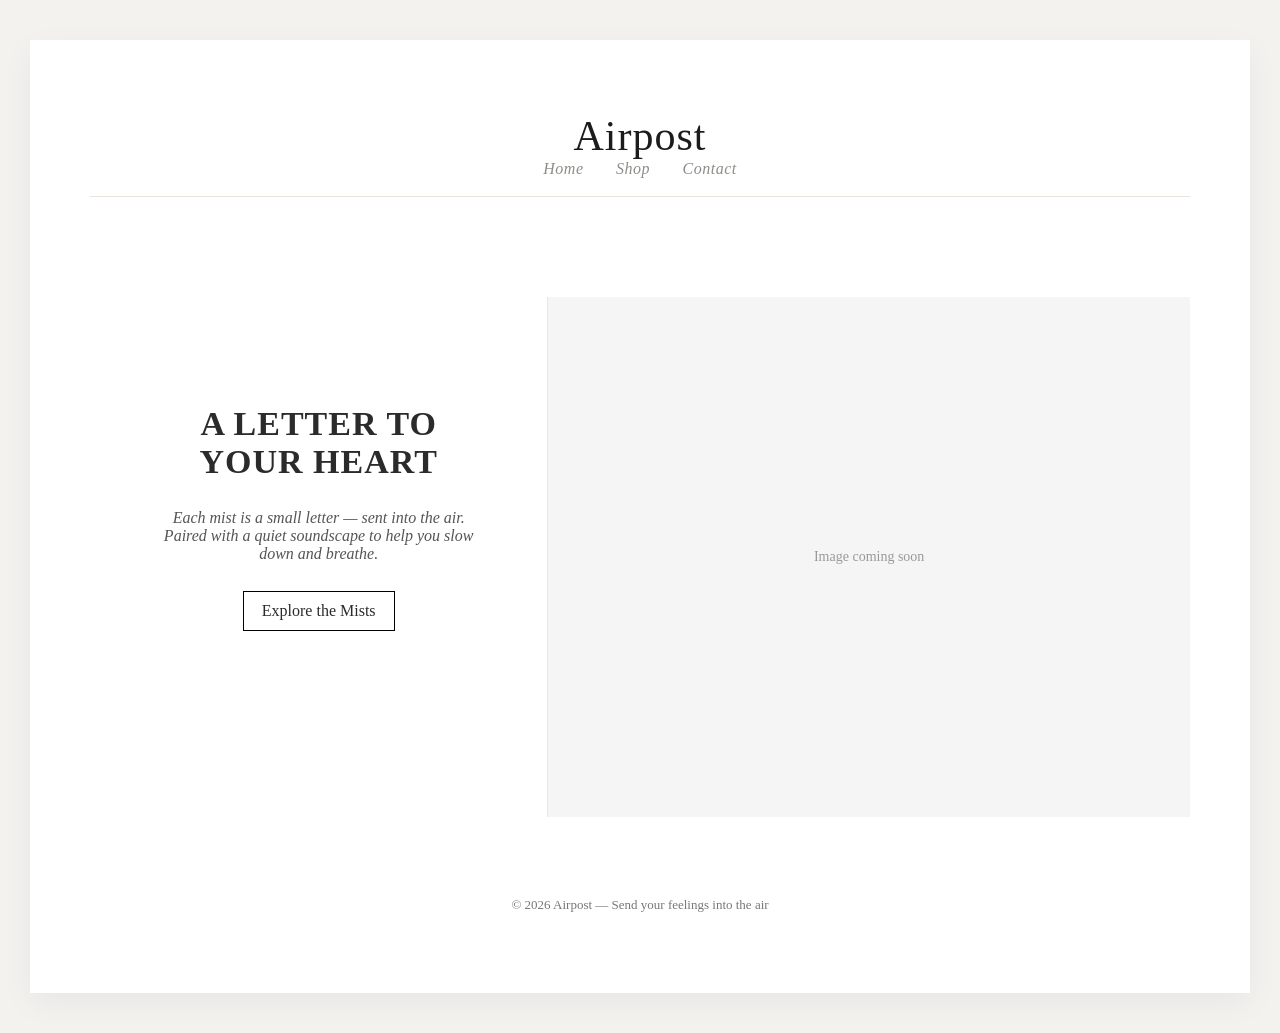
<file: index.html>
<!DOCTYPE html>
<html lang="en">
<head>
<meta charset="UTF-8">
<meta name="viewport" content="width=device-width, initial-scale=1.0">
<title>Airpost — A Letter To Your Heart</title>

<link rel="stylesheet" href="style.css">

<style>
body{
  margin:0;
  font-family: Georgia, "Times New Roman", serif;
  color:#2b2b2b;
}

header{
  text-align:center;
  padding:32px 0 20px 0;
}
.tagline{
  font-size:13px;
  letter-spacing:2px;
  color:#a8a39a;
  margin-top:-2px;
  margin-bottom:8px;
  font-style:italic;
}

nav{
  margin-top:0;
  font-style:italic;
  letter-spacing:0.5px;
}
nav a{
  margin:0 14px;
  text-decoration:none;
  color:#8f8d87;
  transition:0.25s;
}
nav a:hover{
  color:#2b2b2b;
  border-bottom:1px solid #a89f94;
}
/* Divider */
.line{
  margin-top:18px;
  border-top:1px solid #e7e3db;
}

/* Split section */
.container{
  max-width:1100px;
  margin:auto;
}
.split{
  display:grid;
  grid-template-columns:1fr 1.4fr;
  margin-top:80px;
  min-height:520px;
}
.left{
  text-align:center;
  padding:80px 60px;
  border-right:1px solid #e6e6e6;
}
.left h1{
  font-size:34px;
  letter-spacing:1px;
}
.left p{
  font-style:italic;
  color:#555;
  max-width:420px;
  margin:auto;
}
.button{
  margin-top:28px;
  padding:10px 18px;
  border:1px solid black;
  display:inline-block;
  cursor:pointer;
}
.button:hover{
  background:black;
  color:white;
}

/* image placeholder */
.right{
  display:flex;
  align-items:center;
  justify-content:center;
  background:#f5f5f5;
  color:#999;
  font-size:14px;
}

/* shop */
.shop{
  text-align:center;
  margin-top:90px;
}
.products{
  display:grid;
  grid-template-columns:1fr 1fr;
  gap:30px;
  max-width:900px;
  margin:40px auto;
}
.card{
  border:1px solid #e6e6e6;
  padding:30px;
}
.price{
  margin-top:10px;
  font-weight:bold;
}

/* footer */
footer{text-align:center;margin:80px 0 40px;color:#777;font-size:13px;}

/* clickable product card */
.card-link{
  text-decoration:none;
  color:inherit;
  display:block;
}

.card-link:hover{
  opacity:0.7;
}


/* ===== Airpost 視覺升級開始 ===== */

.products{
  display:grid;
  grid-template-columns:repeat(3, 1fr);
  gap:22px;
  max-width:1100px;
  margin:40px auto 0;
}

@media(max-width:900px){
  .products{grid-template-columns:1fr;}
}

.card{
  border:1px solid #e6e6e6;
  padding:26px;
  background:#fff;
  transition:transform .25s ease, box-shadow .25s ease;
}

.card:hover{
  transform:translateY(-6px);
  box-shadow:0 14px 30px rgba(0,0,0,.06);
}

.card h3{margin:0 0 10px; font-size:18px;}
.card p{margin:0 0 14px; color:#555; font-style:italic;}
.price{font-weight:bold; margin-bottom:14px;}

.btn{
  padding:10px 14px;
  border:1px solid #111;
  background:#111;
  color:#fff;
  cursor:pointer;
  font-size:12px;
  letter-spacing:.6px;
  text-transform:uppercase;
}

.btn.outline{
  background:#fff;
  color:#111;
}

.btn:hover{opacity:.92}

/* ===== Airpost 視覺升級結束 ===== */

</style>
</head>

<body>

<div class="page">

<header>
  <div class="logo">Airpost</div>
<nav>
  <a href="index.html">Home</a>
  <a href="shop page.html">Shop</a>
  <a href="contact.html">Contact</a>
</nav>
  <div class="line"></div>
</header>

<div class="container">

<!-- HERO -->
<section class="split" id="home">
  <div class="left">
    <h1>A LETTER TO YOUR HEART</h1>
    <p>
      Each mist is a small letter — sent into the air.
      Paired with a quiet soundscape to help you slow down and breathe.
    </p>
    <div class="button">Explore the Mists</div>
  </div>

  <div class="right">
    Image coming soon
  </div>
</section>


</section>

<footer id="contact">
  © 2026 Airpost — Send your feelings into the air
</footer>

</div>
</body>
</html>
</file>
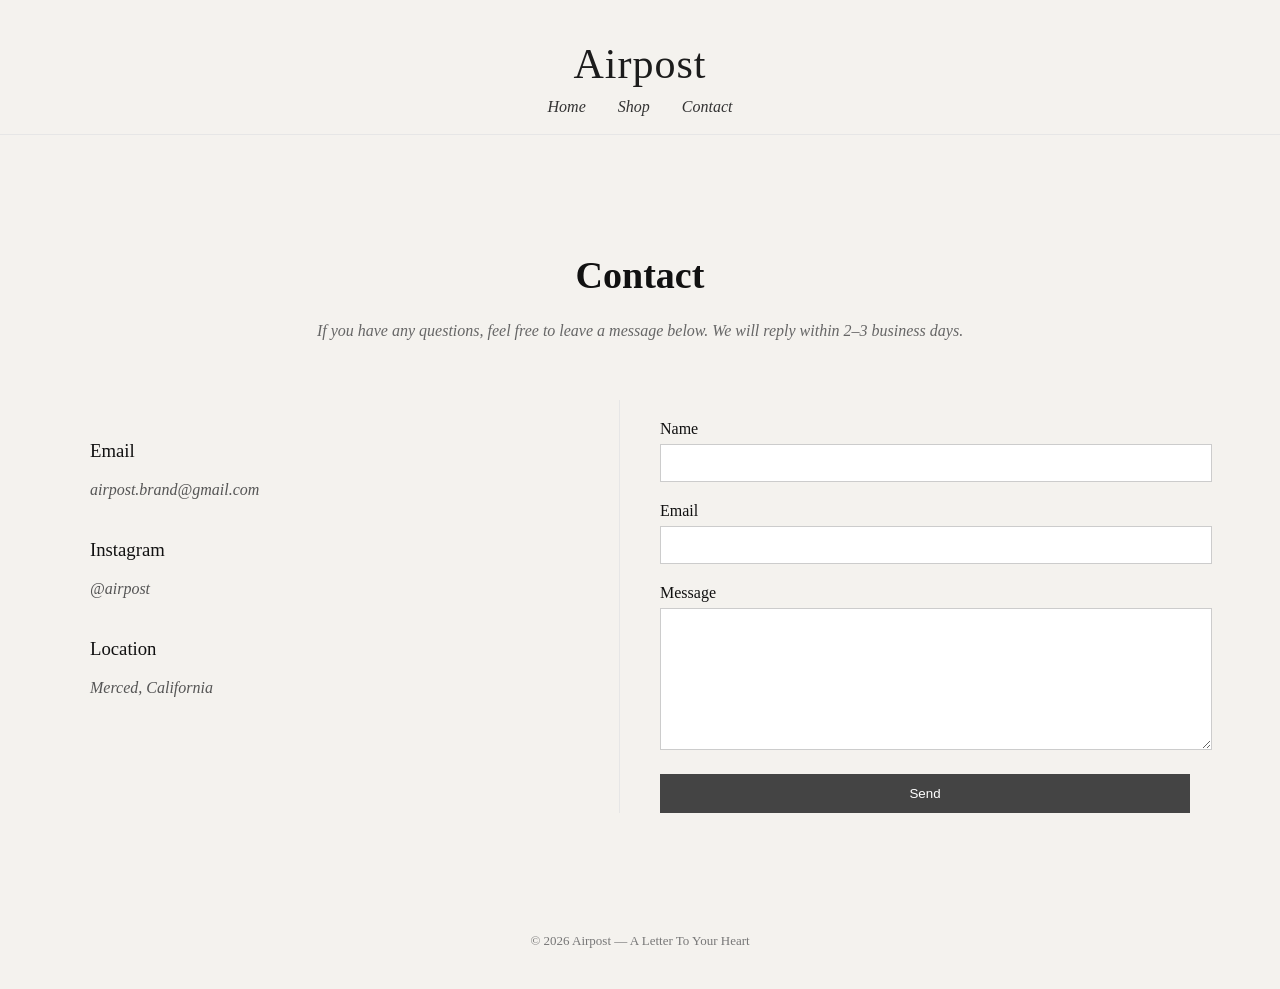
<file: contact.html>
<!DOCTYPE html>
<html lang="en">
<head>
<meta charset="UTF-8">
<meta name="viewport" content="width=device-width, initial-scale=1.0">
<title>Airpost — Contact</title>

<link rel="stylesheet" href="style.css">
  
<style>
body{
  margin:0;
  font-family: Georgia, "Times New Roman", serif;
  color:#111;
}

/* Header */
header{
  text-align:center;
  padding-top:40px;
}
.logo{font-size:42px;}
nav{margin-top:10px;font-style:italic;}
nav a{margin:0 14px;text-decoration:none;color:#333;}
nav a:hover{border-bottom:1px solid #888;}
.line{margin-top:18px;border-top:1px solid #e6e6e6;}

.container{max-width:1100px;margin:auto;padding:40px 20px;}

h1{text-align:center;font-size:38px;margin-top:60px;}
.subtitle{text-align:center;color:#666;font-style:italic;margin-bottom:60px;}

.split{
  display:grid;
  grid-template-columns:1fr 1fr;
  gap:40px;
}

/* left info */
.info{padding-right:40px;border-right:1px solid #e6e6e6;}
.info h3{margin-top:40px;font-weight:normal;}
.info p{color:#555;font-style:italic;}

/* form */
form label{display:block;margin-top:20px;}
input, textarea{
  width:100%;
  padding:10px;
  border:1px solid #ccc;
  margin-top:6px;
  font-family:inherit;
}
textarea{height:120px;}

button{
  margin-top:20px;
  width:100%;
  padding:12px;
  background:#444;
  color:white;
  border:none;
}
button:hover{background:black}

/* footer */
footer{text-align:center;margin:80px 0 40px;color:#777;font-size:13px;}

@media(max-width:900px){
  .split{grid-template-columns:1fr;}
  .info{border-right:none;border-bottom:1px solid #e6e6e6;padding-bottom:30px;}
}
</style>
</head>

<body>

<header>
  <div class="logo">Airpost</div>
  <nav>
    <a href="index.html">Home</a>
    <a href="shop.html">Shop</a>
    <a href="contact.html">Contact</a>
  </nav>
  <div class="line"></div>
</header>

<div class="container">

<h1>Contact</h1>
<p class="subtitle">
If you have any questions, feel free to leave a message below.
We will reply within 2–3 business days.
</p>

<div class="split">

<div class="info">
  <h3>Email</h3>
  <p>airpost.brand@gmail.com</p>

  <h3>Instagram</h3>
  <p>@airpost</p>

  <h3>Location</h3>
  <p>Merced, California</p>
</div>

<form>
  <label>Name</label>
  <input type="text">

  <label>Email</label>
  <input type="email">

  <label>Message</label>
  <textarea></textarea>

  <button type="submit">Send</button>
</form>

</div>
</div>

<footer>
© 2026 Airpost — A Letter To Your Heart
</footer>

</body>
</html>
</file>
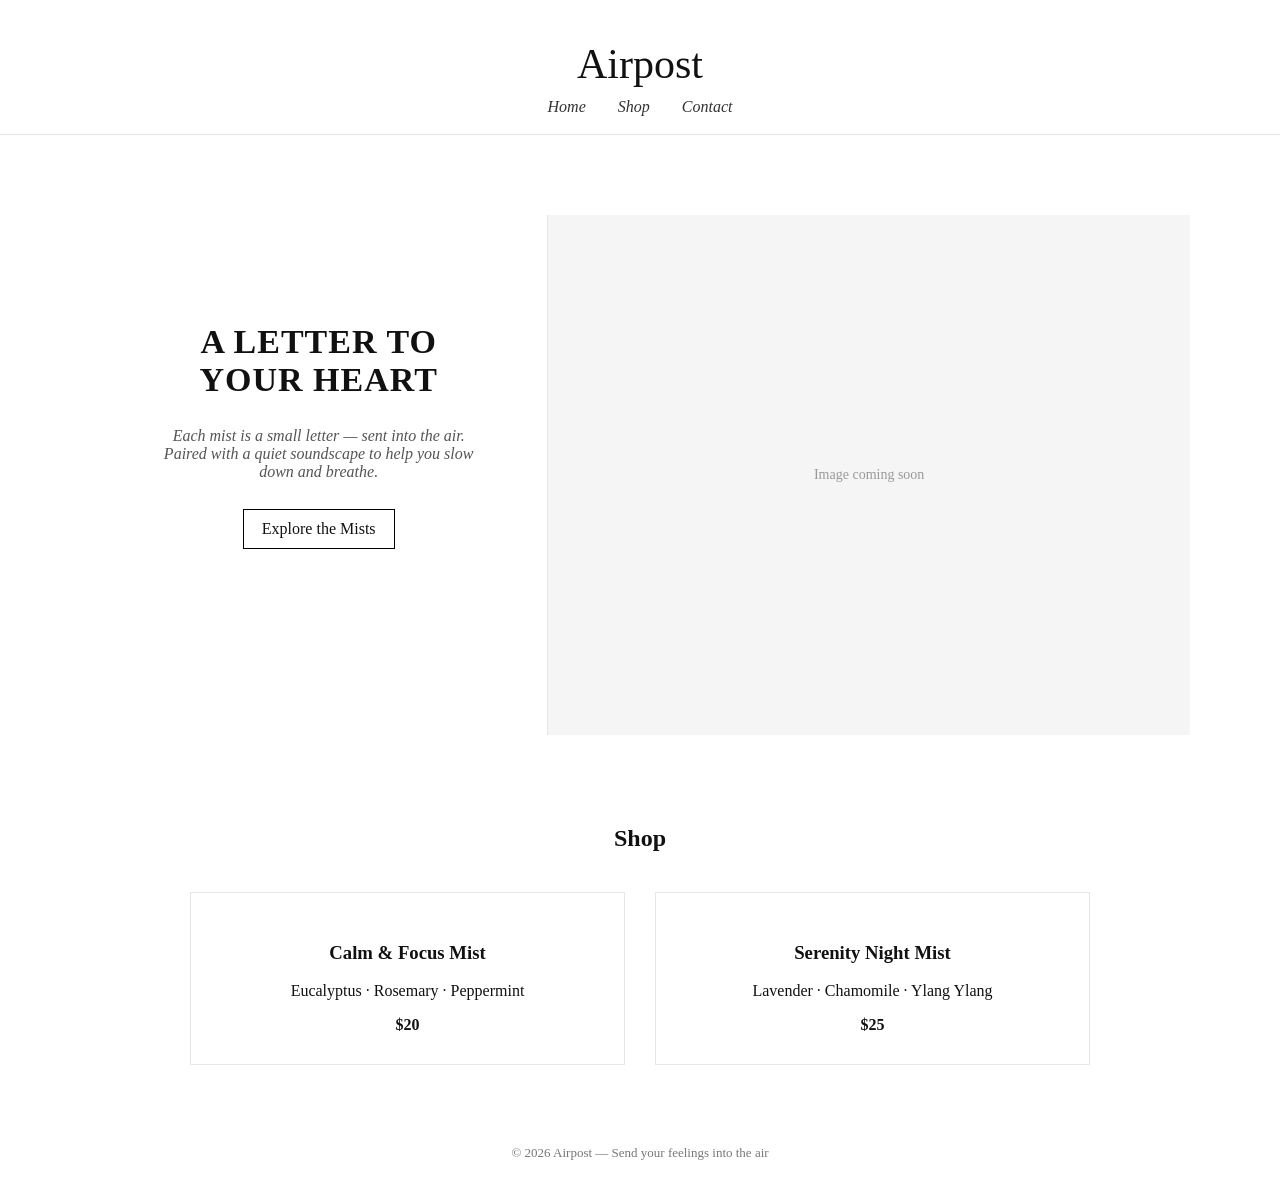
<file: homePage.html>
<!DOCTYPE html>
<html lang="en">
<head>
<meta charset="UTF-8">
<meta name="viewport" content="width=device-width, initial-scale=1.0">
<title>Airpost — A Letter To Your Heart</title>

<style>
body{
  margin:0;
  font-family: Georgia, "Times New Roman", serif;
  color:#111;
  background:#ffffff;
}

/* Header */
header{
  text-align:center;
  padding-top:40px;
}
.logo{
  font-size:42px;
}
nav{
  margin-top:10px;
  font-style:italic;
}
nav a{
  margin:0 14px;
  text-decoration:none;
  color:#333;
}
nav a:hover{border-bottom:1px solid #888}

/* Divider */
.line{
  margin-top:18px;
  border-top:1px solid #e6e6e6;
}

/* Split section */
.container{
  max-width:1100px;
  margin:auto;
}
.split{
  display:grid;
  grid-template-columns:1fr 1.4fr;
  margin-top:80px;
  min-height:520px;
}
.left{
  text-align:center;
  padding:80px 60px;
  border-right:1px solid #e6e6e6;
}
.left h1{
  font-size:34px;
  letter-spacing:1px;
}
.left p{
  font-style:italic;
  color:#555;
  max-width:420px;
  margin:auto;
}
.button{
  margin-top:28px;
  padding:10px 18px;
  border:1px solid black;
  display:inline-block;
  cursor:pointer;
}
.button:hover{
  background:black;
  color:white;
}

/* image placeholder */
.right{
  display:flex;
  align-items:center;
  justify-content:center;
  background:#f5f5f5;
  color:#999;
  font-size:14px;
}

/* shop */
.shop{
  text-align:center;
  margin-top:90px;
}
.products{
  display:grid;
  grid-template-columns:1fr 1fr;
  gap:30px;
  max-width:900px;
  margin:40px auto;
}
.card{
  border:1px solid #e6e6e6;
  padding:30px;
}
.price{
  margin-top:10px;
  font-weight:bold;
}

/* footer */
footer{
  text-align:center;
  margin:80px 0 40px;
  color:#777;
  font-size:13px;
}
</style>
</head>

<body>

<header>
  <div class="logo">Airpost</div>
  <nav>
    <a href="#home">Home</a>
    <a href="#shop">Shop</a>
    <a href="#contact">Contact</a>
  </nav>
  <div class="line"></div>
</header>

<div class="container">

<!-- HERO -->
<section class="split" id="home">
  <div class="left">
    <h1>A LETTER TO YOUR HEART</h1>
    <p>
      Each mist is a small letter — sent into the air.
      Paired with a quiet soundscape to help you slow down and breathe.
    </p>
    <div class="button">Explore the Mists</div>
  </div>

  <div class="right">
    Image coming soon
  </div>
</section>

<!-- SHOP -->
<section class="shop" id="shop">
  <h2>Shop</h2>

  <div class="products">

    <div class="card">
      <h3>Calm & Focus Mist</h3>
      <p>Eucalyptus · Rosemary · Peppermint</p>
      <div class="price">$20</div>
    </div>

    <div class="card">
      <h3>Serenity Night Mist</h3>
      <p>Lavender · Chamomile · Ylang Ylang</p>
      <div class="price">$25</div>
    </div>

  </div>
</section>

<footer id="contact">
  © 2026 Airpost — Send your feelings into the air
</footer>

</div>
</body>
</html>
</file>
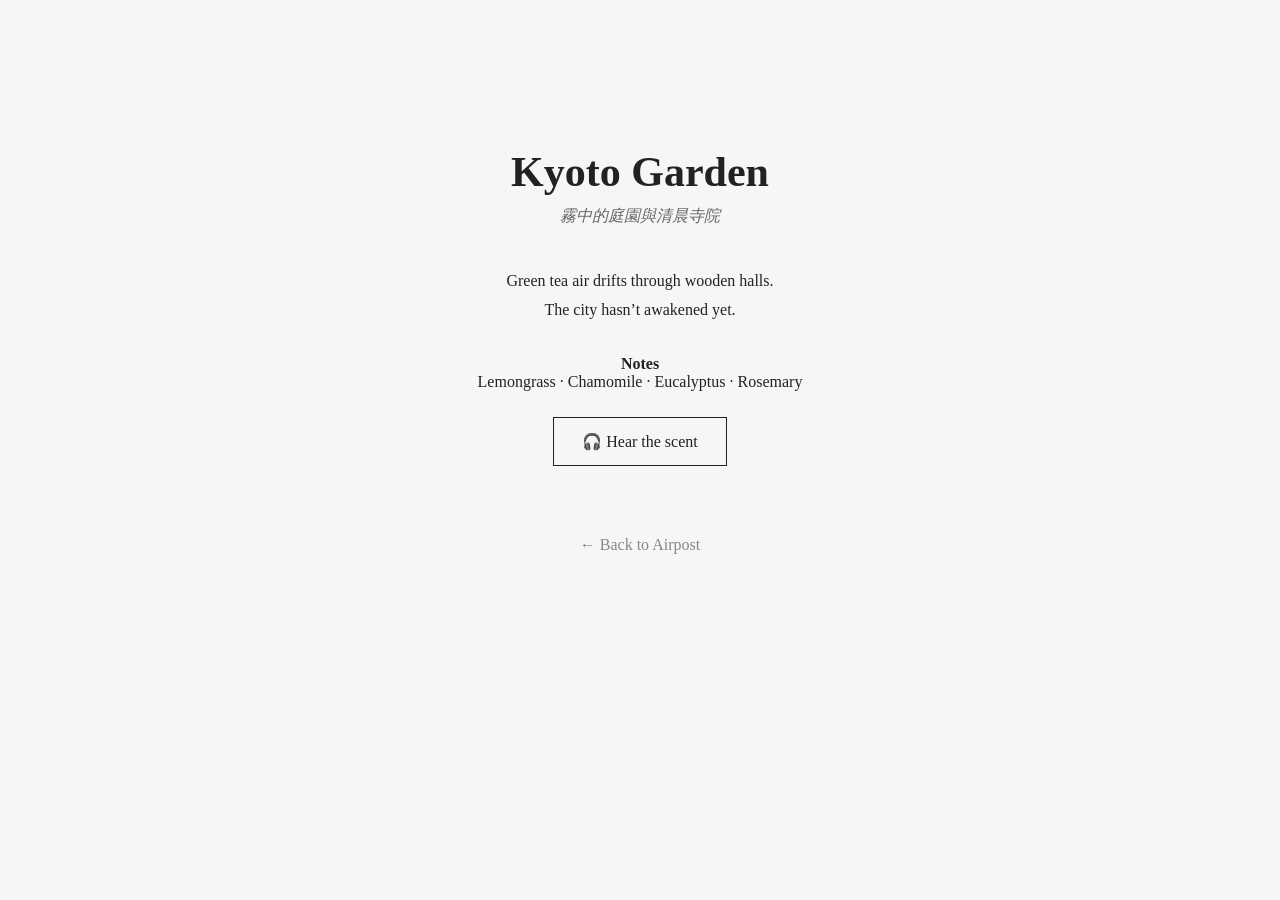
<file: kyoto garden.html>
<!DOCTYPE html>
<html lang="en">
<head>
<meta charset="UTF-8">
<title>Kyoto Garden — Airpost</title>
<style>
body{
  margin:0;
  font-family: Georgia, serif;
  background:#f6f7f4;
  color:#222;
  text-align:center;
}
.container{max-width:700px;margin:100px auto;padding:20px;}
h1{font-size:42px;margin-bottom:10px;}
.subtitle{font-style:italic;color:#666;margin-bottom:40px;}
.note{margin:30px 0;line-height:1.8;}
.btn{
  display:inline-block;
  padding:14px 28px;
  border:1px solid #222;
  text-decoration:none;
  color:#222;
  margin:10px;
}
.btn:hover{background:#222;color:white;}
.back{margin-top:60px;display:block;color:#888;text-decoration:none;}
</style>
</head>
<body>
<div class="container">
<h1>Kyoto Garden</h1>
<div class="subtitle">霧中的庭園與清晨寺院</div>

<p class="note">
Green tea air drifts through wooden halls.<br>
The city hasn’t awakened yet.
</p>

<p><b>Notes</b><br>
Lemongrass · Chamomile · Eucalyptus · Rosemary</p>

<a class="btn">🎧 Hear the scent</a>

<a href="index.html" class="back">← Back to Airpost</a>
</div>
</body>
</html>
</file>
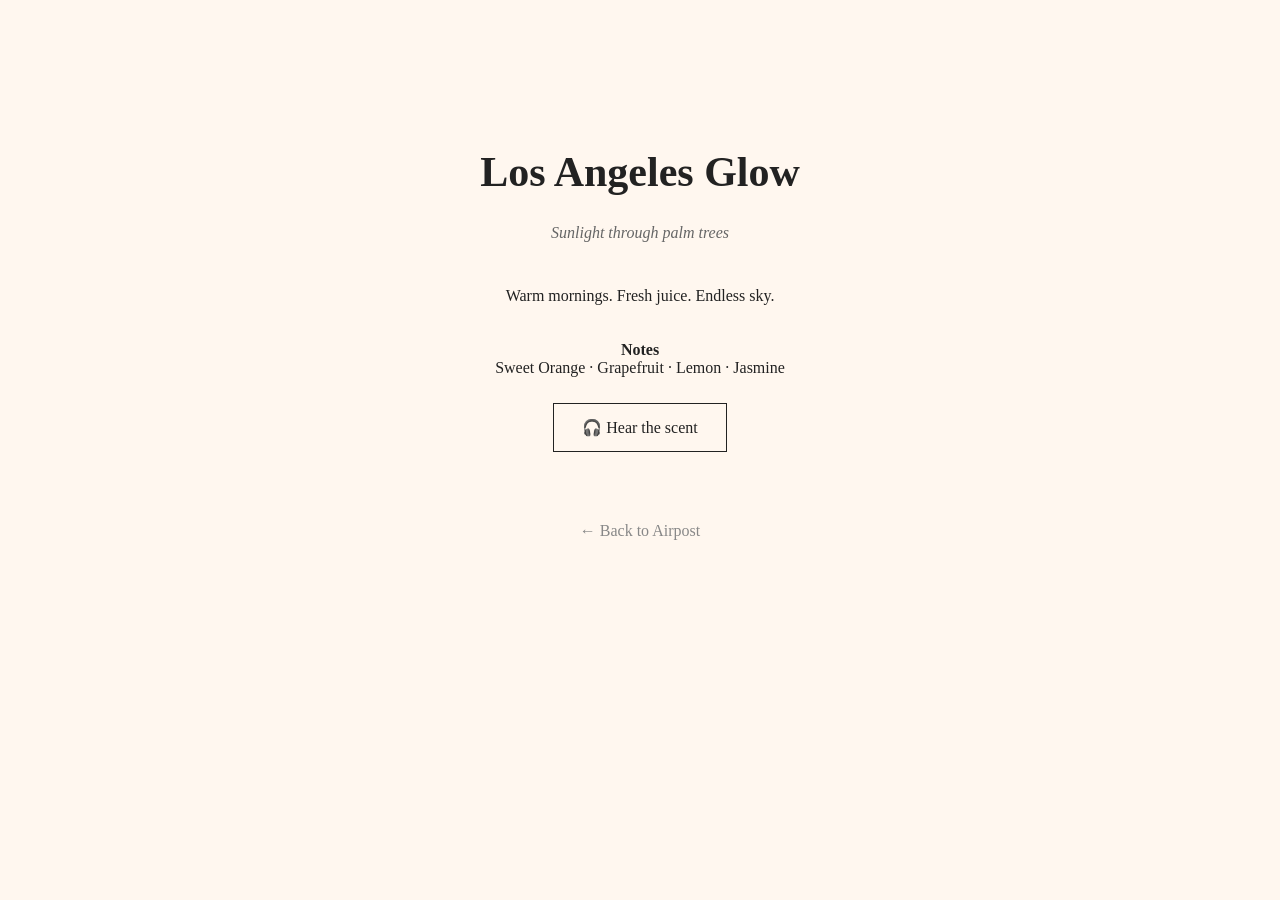
<file: la glow.html>
<!DOCTYPE html>
<html lang="en">
<head>
<meta charset="UTF-8">
<title>LA Glow — Airpost</title>
<style>
body{margin:0;font-family:Georgia,serif;background:#fff7ef;color:#222;text-align:center;}
.container{max-width:700px;margin:100px auto;padding:20px;}
h1{font-size:42px;}
.subtitle{font-style:italic;color:#666;margin-bottom:40px;}
.note{margin:30px 0;line-height:1.8;}
.btn{display:inline-block;padding:14px 28px;border:1px solid #222;text-decoration:none;color:#222;margin:10px;}
.btn:hover{background:#222;color:white;}
.back{margin-top:60px;display:block;color:#888;text-decoration:none;}
</style>
</head>
<body>
<div class="container">
<h1>Los Angeles Glow</h1>
<div class="subtitle">Sunlight through palm trees</div>

<p class="note">
Warm mornings. Fresh juice. Endless sky.
</p>

<p><b>Notes</b><br>
Sweet Orange · Grapefruit · Lemon · Jasmine</p>

<a class="btn">🎧 Hear the scent</a>
<a href="index.html" class="back">← Back to Airpost</a>
</div>
</body>
</html>
</file>
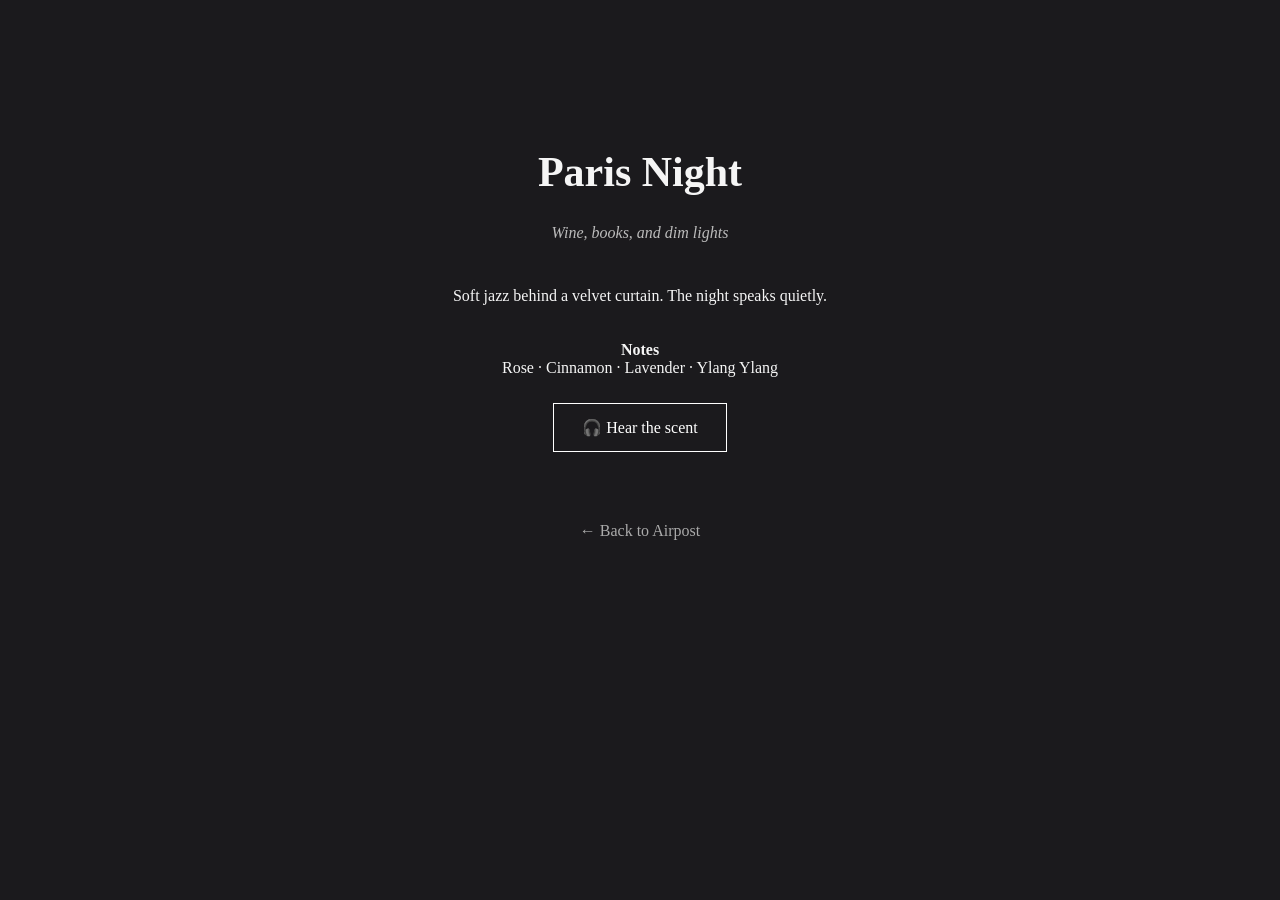
<file: paris night.html>
<!DOCTYPE html>
<html lang="en">
<head>
<meta charset="UTF-8">
<title>Paris Night — Airpost</title>
<style>
body{margin:0;font-family:Georgia,serif;background:#1b1a1d;color:#f5f5f5;text-align:center;}
.container{max-width:700px;margin:100px auto;padding:20px;}
h1{font-size:42px;}
.subtitle{font-style:italic;color:#bbb;margin-bottom:40px;}
.note{margin:30px 0;line-height:1.8;}
.btn{display:inline-block;padding:14px 28px;border:1px solid #fff;text-decoration:none;color:#fff;margin:10px;}
.btn:hover{background:white;color:black;}
.back{margin-top:60px;display:block;color:#aaa;text-decoration:none;}
</style>
</head>
<body>
<div class="container">
<h1>Paris Night</h1>
<div class="subtitle">Wine, books, and dim lights</div>

<p class="note">
Soft jazz behind a velvet curtain.
The night speaks quietly.
</p>

<p><b>Notes</b><br>
Rose · Cinnamon · Lavender · Ylang Ylang</p>

<a class="btn">🎧 Hear the scent</a>
<a href="index.html" class="back">← Back to Airpost</a>
</div>
</body>
</html>
</file>
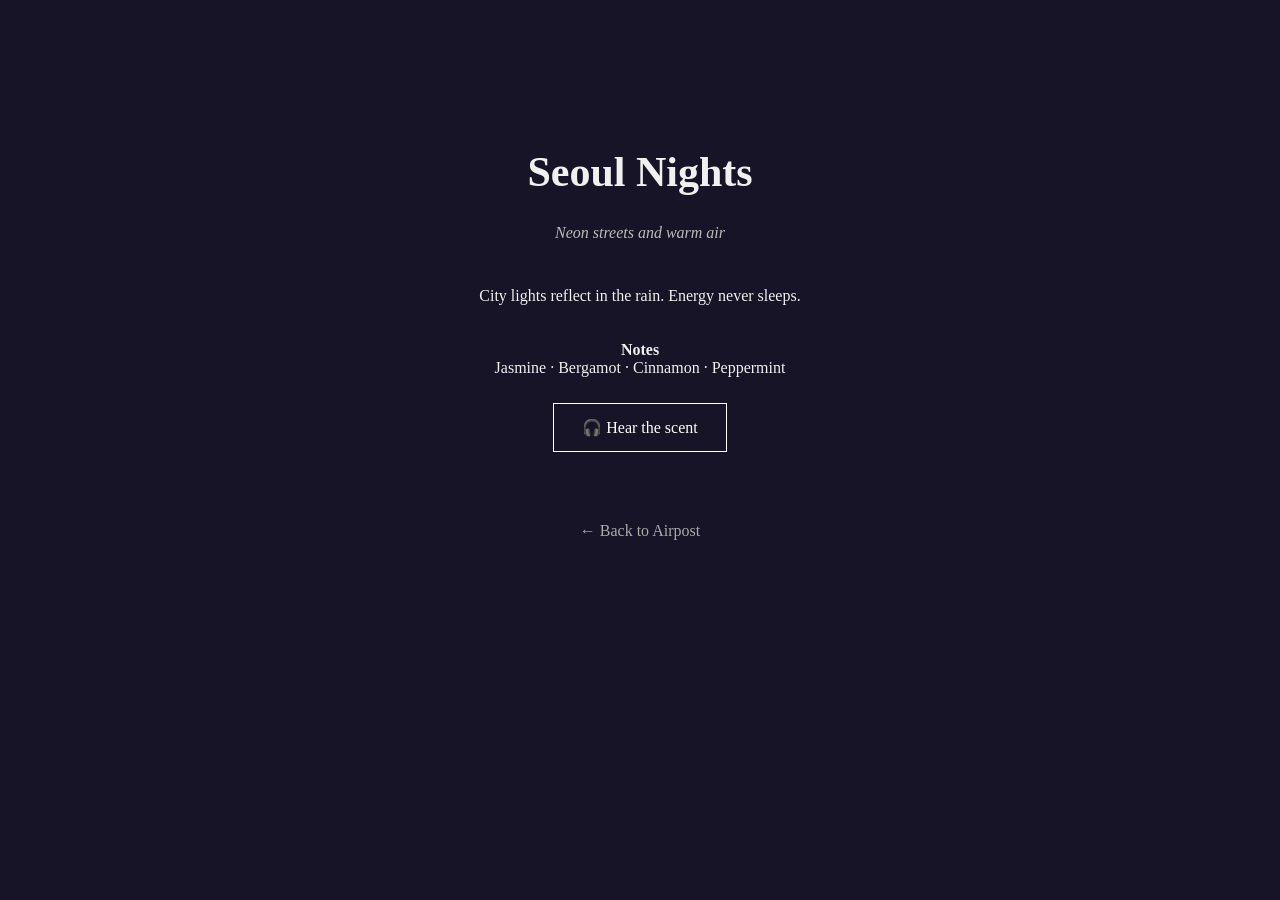
<file: seoul nights.html>
<!DOCTYPE html>
<html lang="en">
<head>
<meta charset="UTF-8">
<title>Seoul Nights — Airpost</title>
<style>
body{margin:0;font-family:Georgia,serif;background:#171427;color:#f0f0f0;text-align:center;}
.container{max-width:700px;margin:100px auto;padding:20px;}
h1{font-size:42px;}
.subtitle{font-style:italic;color:#bbb;margin-bottom:40px;}
.note{margin:30px 0;line-height:1.8;}
.btn{display:inline-block;padding:14px 28px;border:1px solid #fff;text-decoration:none;color:#fff;margin:10px;}
.btn:hover{background:white;color:black;}
.back{margin-top:60px;display:block;color:#aaa;text-decoration:none;}
</style>
</head>
<body>
<div class="container">
<h1>Seoul Nights</h1>
<div class="subtitle">Neon streets and warm air</div>

<p class="note">
City lights reflect in the rain.
Energy never sleeps.
</p>

<p><b>Notes</b><br>
Jasmine · Bergamot · Cinnamon · Peppermint</p>

<a class="btn">🎧 Hear the scent</a>
<a href="index.html" class="back">← Back to Airpost</a>
</div>
</body>
</html>
</file>
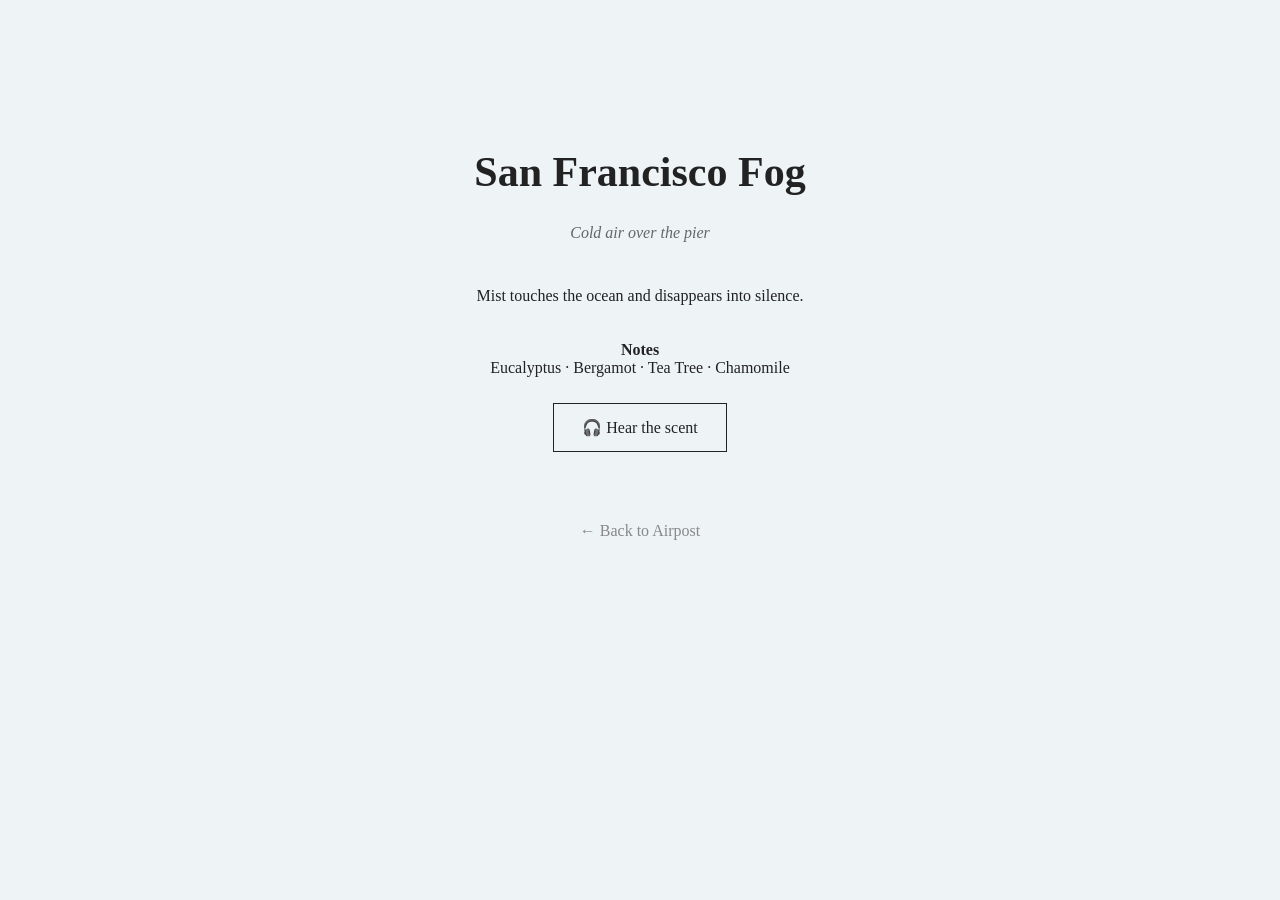
<file: sf fog.html>
<!DOCTYPE html>
<html lang="en">
<head>
<meta charset="UTF-8">
<title>San Francisco Fog — Airpost</title>
<style>
body{margin:0;font-family:Georgia,serif;background:#eef3f6;color:#222;text-align:center;}
.container{max-width:700px;margin:100px auto;padding:20px;}
h1{font-size:42px;}
.subtitle{font-style:italic;color:#666;margin-bottom:40px;}
.note{margin:30px 0;line-height:1.8;}
.btn{display:inline-block;padding:14px 28px;border:1px solid #222;text-decoration:none;color:#222;margin:10px;}
.btn:hover{background:#222;color:white;}
.back{margin-top:60px;display:block;color:#888;text-decoration:none;}
</style>
</head>
<body>
<div class="container">
<h1>San Francisco Fog</h1>
<div class="subtitle">Cold air over the pier</div>

<p class="note">
Mist touches the ocean and disappears into silence.
</p>

<p><b>Notes</b><br>
Eucalyptus · Bergamot · Tea Tree · Chamomile</p>

<a class="btn">🎧 Hear the scent</a>
<a href="index.html" class="back">← Back to Airpost</a>
</div>
</body>
</html>
</file>
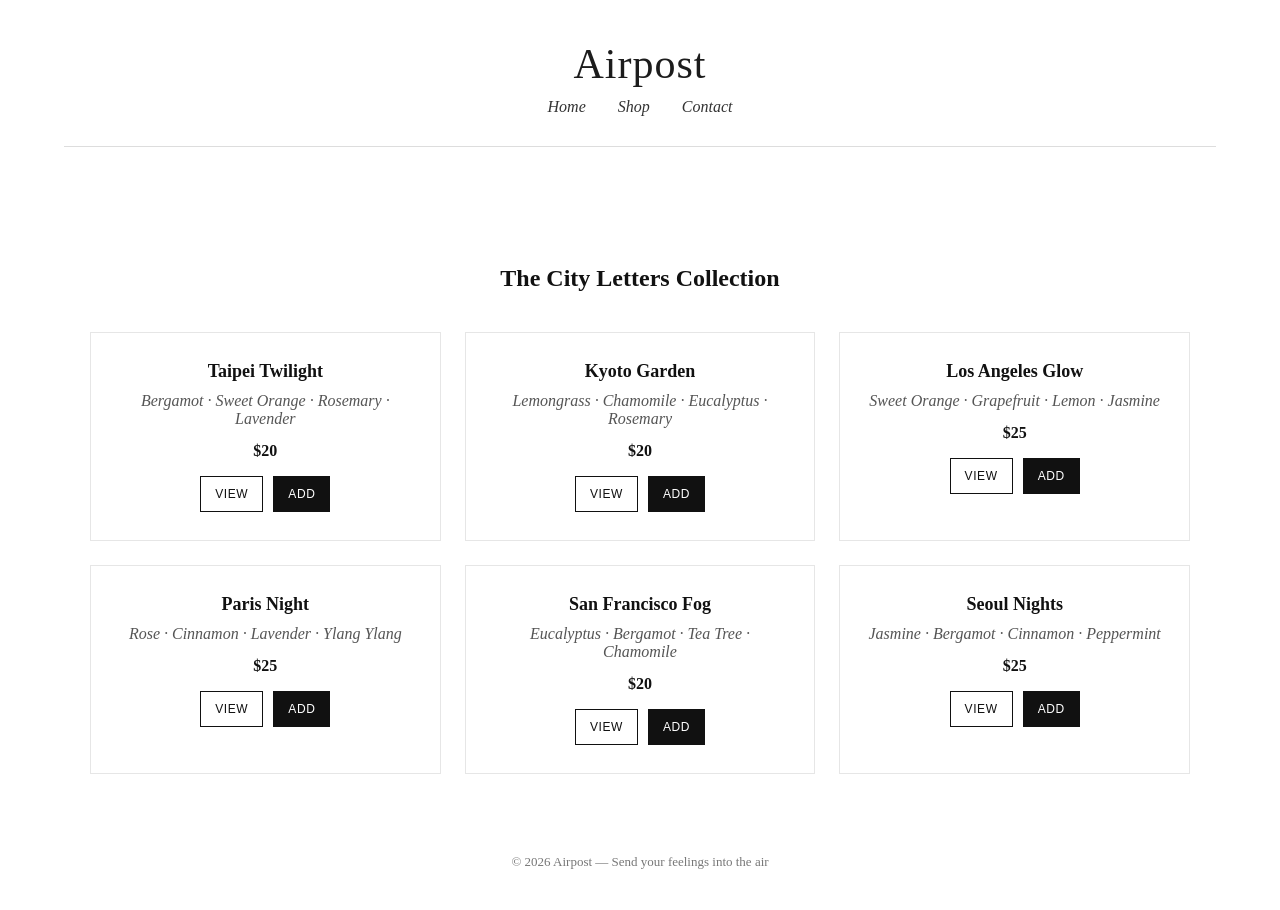
<file: shop page.html>
<!DOCTYPE html>
<html lang="en">
<head>
<meta charset="UTF-8">
<meta name="viewport" content="width=device-width, initial-scale=1.0">
<title>Airpost — Shop</title>

<link rel="stylesheet" href="style.css">
  
<style>
body{
  margin:0;
  font-family:Georgia,"Times New Roman",serif;
  color:#111;
  background:#fff;
}

/* Header */
header{text-align:center;padding-top:40px;}
.logo{font-size:42px;}
nav{margin-top:10px;font-style:italic;}
nav a{margin:0 14px;text-decoration:none;color:#333;}
nav a:hover{border-bottom:1px solid #888;}
.line{margin:30px auto;width:90%;border-top:1px solid #ddd}

/* Shop Layout */
.shop{text-align:center;margin-top:70px;}
.products{
  display:grid;
  grid-template-columns:repeat(3,1fr);
  gap:24px;
  max-width:1100px;
  margin:40px auto;
}

@media(max-width:900px){
  .products{grid-template-columns:1fr;}
}

.card{
  border:1px solid #e6e6e6;
  padding:28px;
  transition:.25s;
}
.card:hover{
  transform:translateY(-6px);
  box-shadow:0 14px 30px rgba(0,0,0,.06);
}

.card h3{margin:0 0 10px;font-size:18px;}
.card p{margin:0 0 14px;color:#555;font-style:italic;}
.price{font-weight:bold;margin-bottom:16px;}

.actions{display:flex;gap:10px;justify-content:center;}

.btn{
  padding:10px 14px;
  border:1px solid #111;
  background:#111;
  color:#fff;
  cursor:pointer;
  font-size:12px;
  letter-spacing:.6px;
  text-transform:uppercase;
}
.btn.outline{background:#fff;color:#111;}
.btn:hover{opacity:.9}

/* Cart Modal */
.modal{
  position:fixed;inset:0;background:rgba(0,0,0,.35);
  display:none;align-items:center;justify-content:center;
}
.modal.open{display:flex;}

.modal-box{
  background:#fff;padding:22px;border:1px solid #ddd;width:420px;
}

.cart-item{
  display:flex;justify-content:space-between;margin:10px 0;
}

footer{text-align:center;margin:80px 0 40px;color:#777;font-size:13px;}
</style>
</head>

<body>

<header>
<div class="logo">Airpost</div>
<nav>
<a href="index.html">Home</a>
<a href="shop page.html">Shop</a>
<a href="contact.html">Contact</a>
</nav>
<div class="line"></div>
</header>

<section class="shop">
<h2>The City Letters Collection</h2>

<div class="products">

<!-- Taipei -->
<div class="card">
<h3>Taipei Twilight</h3>
<p>Bergamot · Sweet Orange · Rosemary · Lavender</p>
<div class="price">$20</div>
<div class="actions">
<button class="btn outline" onclick="location.href='taipei-twilight.html'">View</button>
<button class="btn" onclick="addToCart('Taipei Twilight',20)">Add</button>
</div>
</div>

<!-- Kyoto -->
<div class="card">
<h3>Kyoto Garden</h3>
<p>Lemongrass · Chamomile · Eucalyptus · Rosemary</p>
<div class="price">$20</div>
<div class="actions">
<button class="btn outline" onclick="location.href='kyoto-garden.html'">View</button>
<button class="btn" onclick="addToCart('Kyoto Garden',20)">Add</button>
</div>
</div>

<!-- LA -->
<div class="card">
<h3>Los Angeles Glow</h3>
<p>Sweet Orange · Grapefruit · Lemon · Jasmine</p>
<div class="price">$25</div>
<div class="actions">
<button class="btn outline" onclick="location.href='la-glow.html'">View</button>
<button class="btn" onclick="addToCart('Los Angeles Glow',25)">Add</button>
</div>
</div>

<!-- Paris -->
<div class="card">
<h3>Paris Night</h3>
<p>Rose · Cinnamon · Lavender · Ylang Ylang</p>
<div class="price">$25</div>
<div class="actions">
<button class="btn outline" onclick="location.href='paris-night.html'">View</button>
<button class="btn" onclick="addToCart('Paris Night',25)">Add</button>
</div>
</div>

<!-- SF -->
<div class="card">
<h3>San Francisco Fog</h3>
<p>Eucalyptus · Bergamot · Tea Tree · Chamomile</p>
<div class="price">$20</div>
<div class="actions">
<button class="btn outline" onclick="location.href='sf-fog.html'">View</button>
<button class="btn" onclick="addToCart('San Francisco Fog',20)">Add</button>
</div>
</div>

<!-- Seoul -->
<div class="card">
<h3>Seoul Nights</h3>
<p>Jasmine · Bergamot · Cinnamon · Peppermint</p>
<div class="price">$25</div>
<div class="actions">
<button class="btn outline" onclick="location.href='seoul-nights.html'">View</button>
<button class="btn" onclick="addToCart('Seoul Nights',25)">Add</button>
</div>
</div>

</div>
</section>

<footer>
© 2026 Airpost — Send your feelings into the air
</footer>

<!-- Fake Cart -->
<div class="modal" id="cart">
<div class="modal-box">
<h3>Your Cart</h3>
<div id="cartItems"></div>
<p>Total: $<span id="total">0</span></p>
<button class="btn" onclick="closeCart()">Close</button>
</div>
</div>

<script>
let cart=[];

function addToCart(name,price){
cart.push({name,price});
openCart();
renderCart();
}

function openCart(){
document.getElementById("cart").classList.add("open");
}

function closeCart(){
document.getElementById("cart").classList.remove("open");
}

function renderCart(){
let items=document.getElementById("cartItems");
let total=0;
items.innerHTML="";
cart.forEach(i=>{
items.innerHTML+=`<div class="cart-item"><span>${i.name}</span><span>$${i.price}</span></div>`;
total+=i.price;
});
document.getElementById("total").innerText=total;
}
</script>

</body>
</html>
</file>
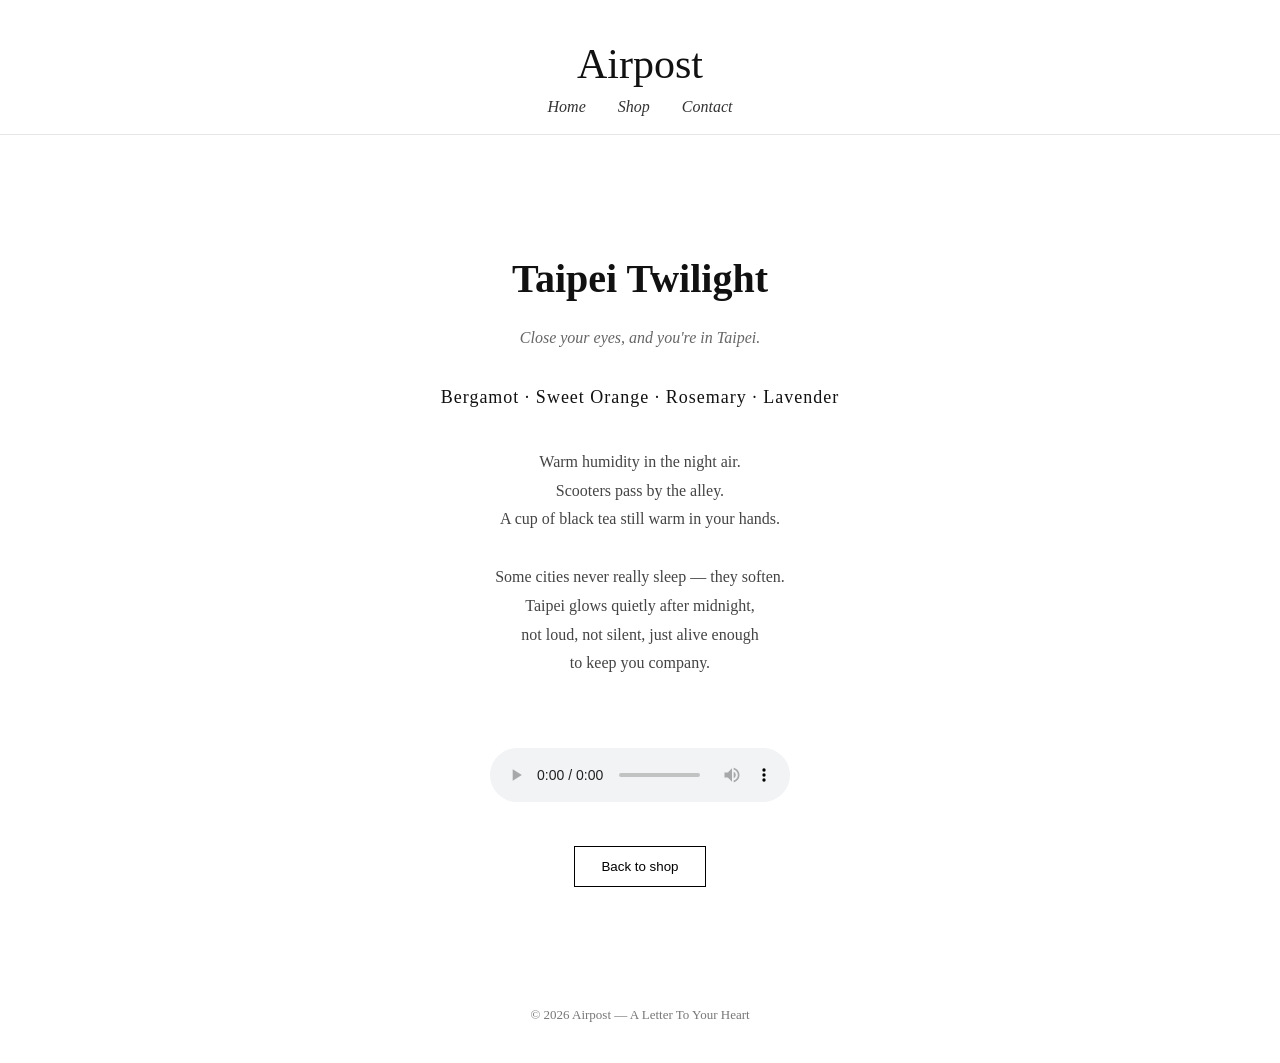
<file: taipei-twilight.html>
<!DOCTYPE html>
<html lang="en">
<head>
<meta charset="UTF-8">
<meta name="viewport" content="width=device-width, initial-scale=1.0">
<title>Taipei Twilight — Airpost</title>

<style>
body{
  margin:0;
  font-family: Georgia, "Times New Roman", serif;
  color:#111;
  background:white;
}

/* header */
header{text-align:center;padding-top:40px;}
.logo{font-size:42px;}
nav{margin-top:10px;font-style:italic;}
nav a{margin:0 14px;text-decoration:none;color:#333;}
nav a:hover{border-bottom:1px solid #888;}
.line{margin-top:18px;border-top:1px solid #e6e6e6;}

.container{max-width:1000px;margin:auto;padding:40px 20px;text-align:center;}

h1{font-size:40px;margin-top:80px;}
.tagline{color:#666;font-style:italic;margin-bottom:40px;}

.notes{
  margin-top:40px;
  font-size:18px;
  letter-spacing:1px;
}

.story{
  max-width:600px;
  margin:40px auto;
  line-height:1.8;
  color:#444;
}

button{
  margin-top:40px;
  padding:12px 26px;
  border:1px solid black;
  background:white;
  cursor:pointer;
}
button:hover{background:black;color:white}

footer{text-align:center;margin:80px 0 40px;color:#777;font-size:13px;}
</style>
</head>

<body>

<header>
  <div class="logo">Airpost</div>
  <nav>
    <a href="index.html">Home</a>
    <a href="index.html#shop">Shop</a>
    <a href="contact.html">Contact</a>
  </nav>
  <div class="line"></div>
</header>

<div class="container">

<h1>Taipei Twilight</h1>
<p class="tagline">Close your eyes, and you're in Taipei.</p>

<div class="notes">
Bergamot · Sweet Orange · Rosemary · Lavender
</div>

<p class="story">
Warm humidity in the night air.<br>
Scooters pass by the alley.<br>
A cup of black tea still warm in your hands.<br><br>

Some cities never really sleep — they soften.<br>
Taipei glows quietly after midnight,<br>
not loud, not silent, just alive enough<br>
to keep you company.
</p>

<audio controls style="margin-top:30px;">
  <source src="https://www.soundhelix.com/examples/mp3/SoundHelix-Song-1.mp3" type="audio/mpeg">
</audio>

<br>
<button onclick="location.href='index.html#shop'">Back to shop</button>

</div>

<footer>
© 2026 Airpost — A Letter To Your Heart
</footer>

</body>
</html>
</file>
<file: style.css>
/* ===== Airpost Global Style ===== */

body{
  margin:0;
  font-family: Georgia, "Times New Roman", serif;
  color:#2b2b2b;
  background:#f4f2ee;
}

/* 讓內容像紙張 */
.page{
  max-width:1100px;
  margin:40px auto;
  background:#ffffff;
  padding:40px 60px;
  box-shadow:0 10px 30px rgba(0,0,0,.05);
}

/* Header */
header{
  text-align:center;
  padding:28px 0 18px 0;
}

.logo{
  font-size:42px;
  letter-spacing:1px;
  color:#1c1c1c;
}

.tagline{
  font-size:13px;
  letter-spacing:2px;
  color:#a8a39a;
  margin-top:6px;
  margin-bottom:8px;
  font-style:italic;
}

nav a{
  margin:0 14px;
  text-decoration:none;
  color:#8f8d87;
  transition:.25s;
}

nav a:hover{
  color:#2b2b2b;
  border-bottom:1px solid #a89f94;
}

/* Footer */
footer{
  text-align:center;
  margin-top:60px;
  color:#888;
  font-size:13px;
}
</file>
